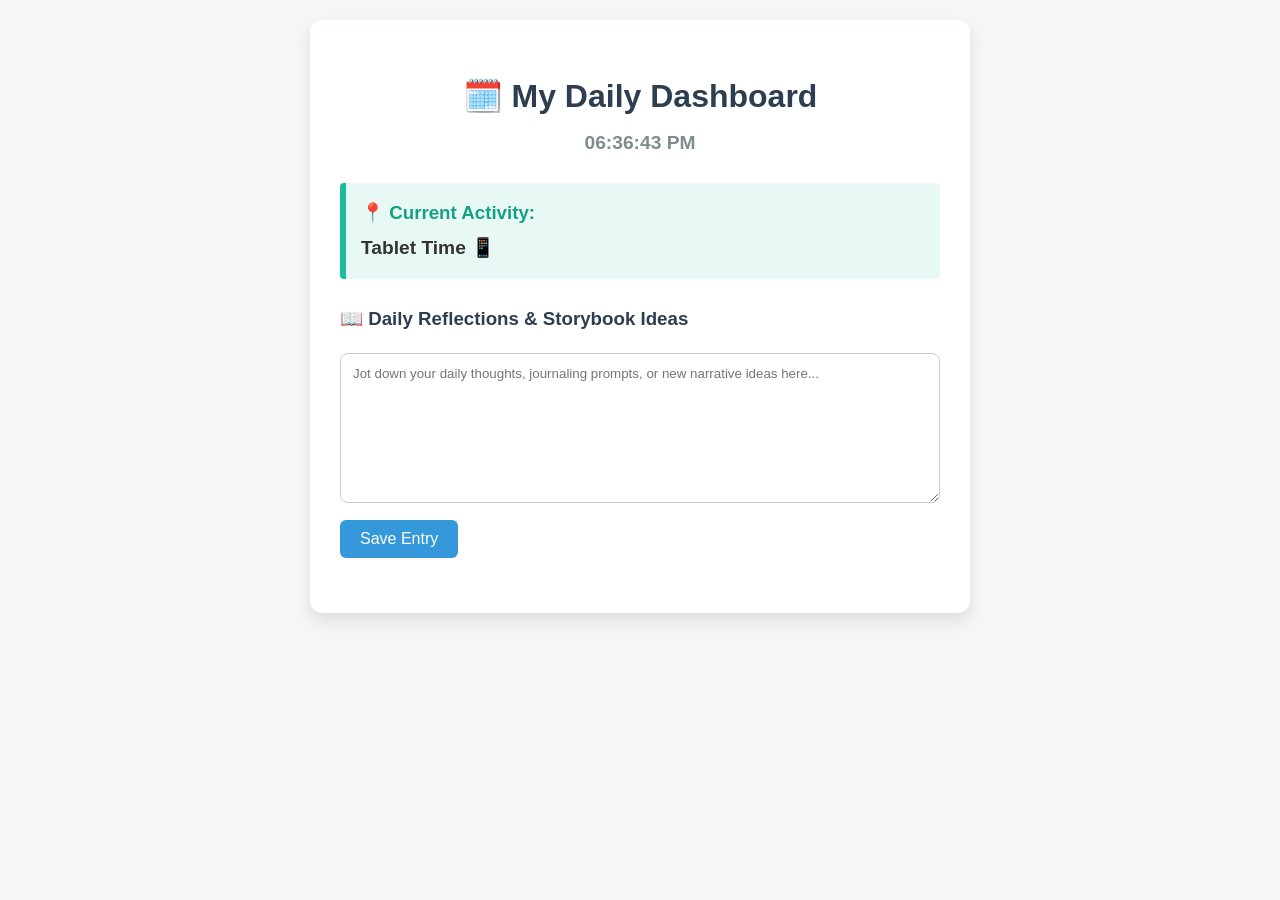
<file: dashboard.html>
<!DOCTYPE html>
<html lang="en">
<head>
    <meta charset="UTF-8">
    <meta name="viewport" content="width=device-width, initial-scale=1.0">
    <title>My Daily Dashboard</title>
    <style>
        body { font-family: 'Segoe UI', Tahoma, Geneva, Verdana, sans-serif; background-color: #f4f7f6; color: #333; margin: 0; padding: 20px; line-height: 1.6; }
        .container { max-width: 600px; margin: 0 auto; background: #fff; padding: 30px; border-radius: 12px; box-shadow: 0 8px 16px rgba(0,0,0,0.1); }
        h1 { color: #2c3e50; text-align: center; margin-bottom: 5px; }
        .clock { text-align: center; font-size: 1.2rem; color: #7f8c8d; margin-bottom: 25px; font-weight: bold; }
        .alert-box { background-color: #e8f8f5; border-left: 6px solid #1abc9c; padding: 15px; border-radius: 4px; margin-bottom: 25px; }
        .alert-box h3 { margin: 0 0 5px 0; color: #16a085; }
        .diary-section { margin-bottom: 25px; }
        textarea { width: 100%; height: 150px; padding: 12px; border: 1px solid #ccc; border-radius: 8px; box-sizing: border-box; resize: vertical; font-family: inherit; }
        button { background-color: #3498db; color: white; border: none; padding: 10px 20px; border-radius: 6px; cursor: pointer; font-size: 1rem; margin-top: 10px; transition: background 0.3s; }
        button:hover { background-color: #2980b9; }
        #save-msg { color: #27ae60; margin-left: 10px; font-weight: bold; display: none; }
    </style>
</head>
<body>

<div class="container">
    <h1>🗓️ My Daily Dashboard</h1>
    <div class="clock" id="clock">Loading time...</div>

    <div class="alert-box">
        <h3>📍 Current Activity:</h3>
        <p id="current-task" style="font-size: 1.2rem; font-weight: bold; margin:0;">Calculating...</p>
    </div>

    <div class="diary-section">
        <h3 style="color: #2c3e50;">📖 Daily Reflections & Storybook Ideas</h3>
        <textarea id="diary" placeholder="Jot down your daily thoughts, journaling prompts, or new narrative ideas here..."></textarea>
        <button onclick="saveDiary()">Save Entry</button>
        <span id="save-msg">✓ Saved locally!</span>
    </div>

</div>

<script>
    // Schedule Logic
    const schedule = [
        { start: "07:45", end: "07:55", task: "Face wash & Wake up" },
        { start: "07:55", end: "08:25", task: "Exercise 🏃‍♀️" },
        { start: "08:25", end: "09:00", task: "Brushing & Tiffin 🥞" },
        { start: "09:00", end: "10:30", task: "Study Session 1 📚" },
        { start: "10:30", end: "11:30", task: "Helping Mom with chores 🧹" },
        { start: "11:30", end: "12:45", task: "Skincare, Body Care & Freshen Up ✨" },
        { start: "12:45", end: "13:30", task: "Lunch Prep / Free Time 🍲" },
        { start: "13:30", end: "14:00", task: "Lunch Time 🍽️" },
        { start: "14:00", end: "14:45", task: "TV Time 📺" },
        { start: "14:45", end: "15:45", task: "Journaling 📓" },
        { start: "15:45", end: "16:30", task: "Playing / Dancing 💃" },
        { start: "16:30", end: "17:00", task: "Snacks ☕" },
        { start: "17:00", end: "17:45", task: "Solo Walk 🚶‍♀️" },
        { start: "17:45", end: "18:45", task: "Tablet Time 📱" },
        { start: "18:45", end: "19:45", task: "Study Session 2 📖" },
        { start: "19:45", end: "20:45", task: "Phone & Research 🔍" },
        { start: "20:45", end: "21:00", task: "Night Freshen Up 🚰" },
        { start: "21:00", end: "21:20", task: "Dinner 🥗" },
        { start: "21:20", end: "07:45", task: "Sleep 💤" }
    ];

    function updateDashboard() {
        const now = new Date();
        // Update Clock
        document.getElementById('clock').innerText = now.toLocaleTimeString('en-US', { hour: '2-digit', minute: '2-digit', second: '2-digit' });

        // Update Current Task
        let currentHour = now.getHours();
        let currentMinute = now.getMinutes();
        let currentTimeValue = currentHour + (currentMinute / 60);

        let activeTask = "Transitioning / Free Time";

        for (let i = 0; i < schedule.length; i++) {
            let startParts = schedule[i].start.split(':');
            let endParts = schedule[i].end.split(':');
            let startVal = parseInt(startParts[0]) + (parseInt(startParts[1]) / 60);
            let endVal = parseInt(endParts[0]) + (parseInt(endParts[1]) / 60);

            // Handle sleep wrapping past midnight
            if (endVal < startVal) {
                if (currentTimeValue >= startVal || currentTimeValue < endVal) {
                    activeTask = schedule[i].task; break;
                }
            } else {
                if (currentTimeValue >= startVal && currentTimeValue < endVal) {
                    activeTask = schedule[i].task; break;
                }
            }
        }
        document.getElementById('current-task').innerText = activeTask;
    }

    setInterval(updateDashboard, 1000);
    updateDashboard();

    // Diary Logic (Saves to browser storage)
    const diaryInput = document.getElementById('diary');
    diaryInput.value = localStorage.getItem('myDailyDiary') || '';

    function saveDiary() {
        localStorage.setItem('myDailyDiary', diaryInput.value);
        const msg = document.getElementById('save-msg');
        msg.style.display = 'inline';
        setTimeout(() => { msg.style.display = 'none'; }, 2000);
    }
</script>

</body>
</html>
</file>
